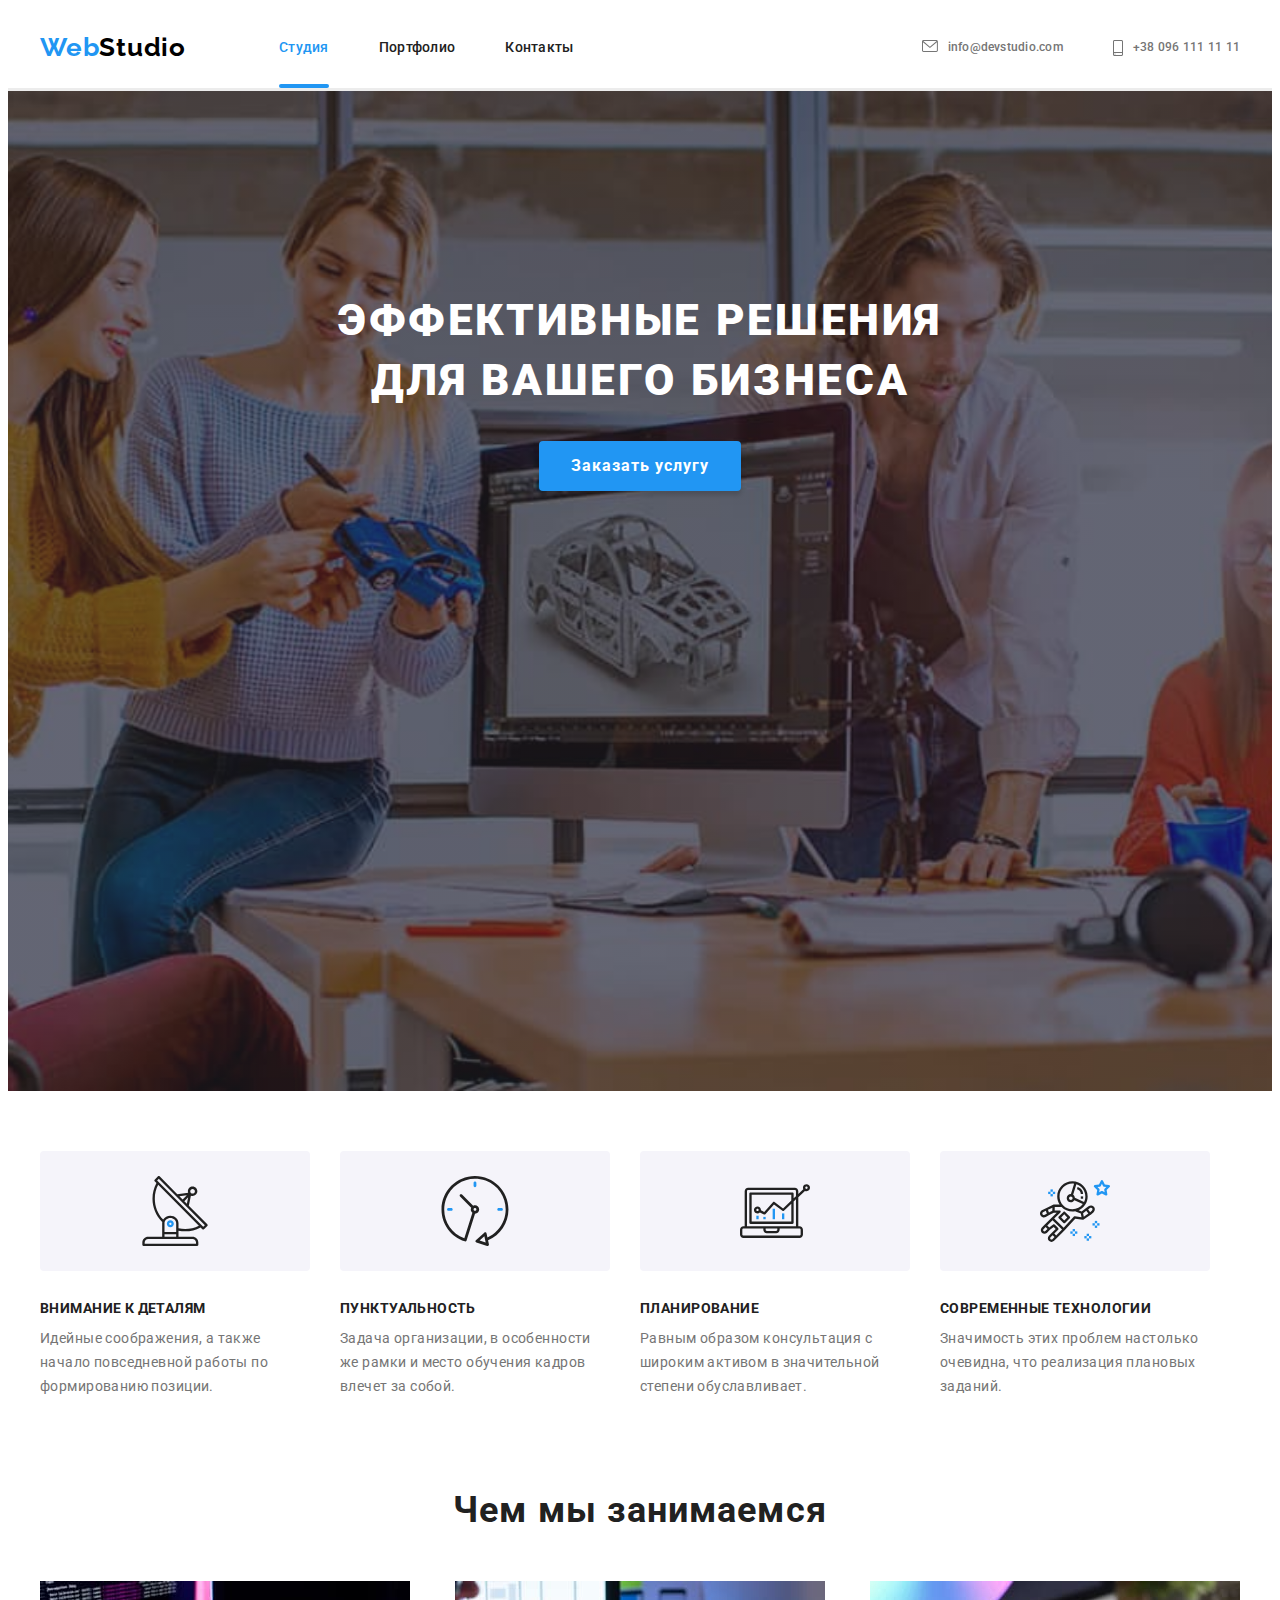
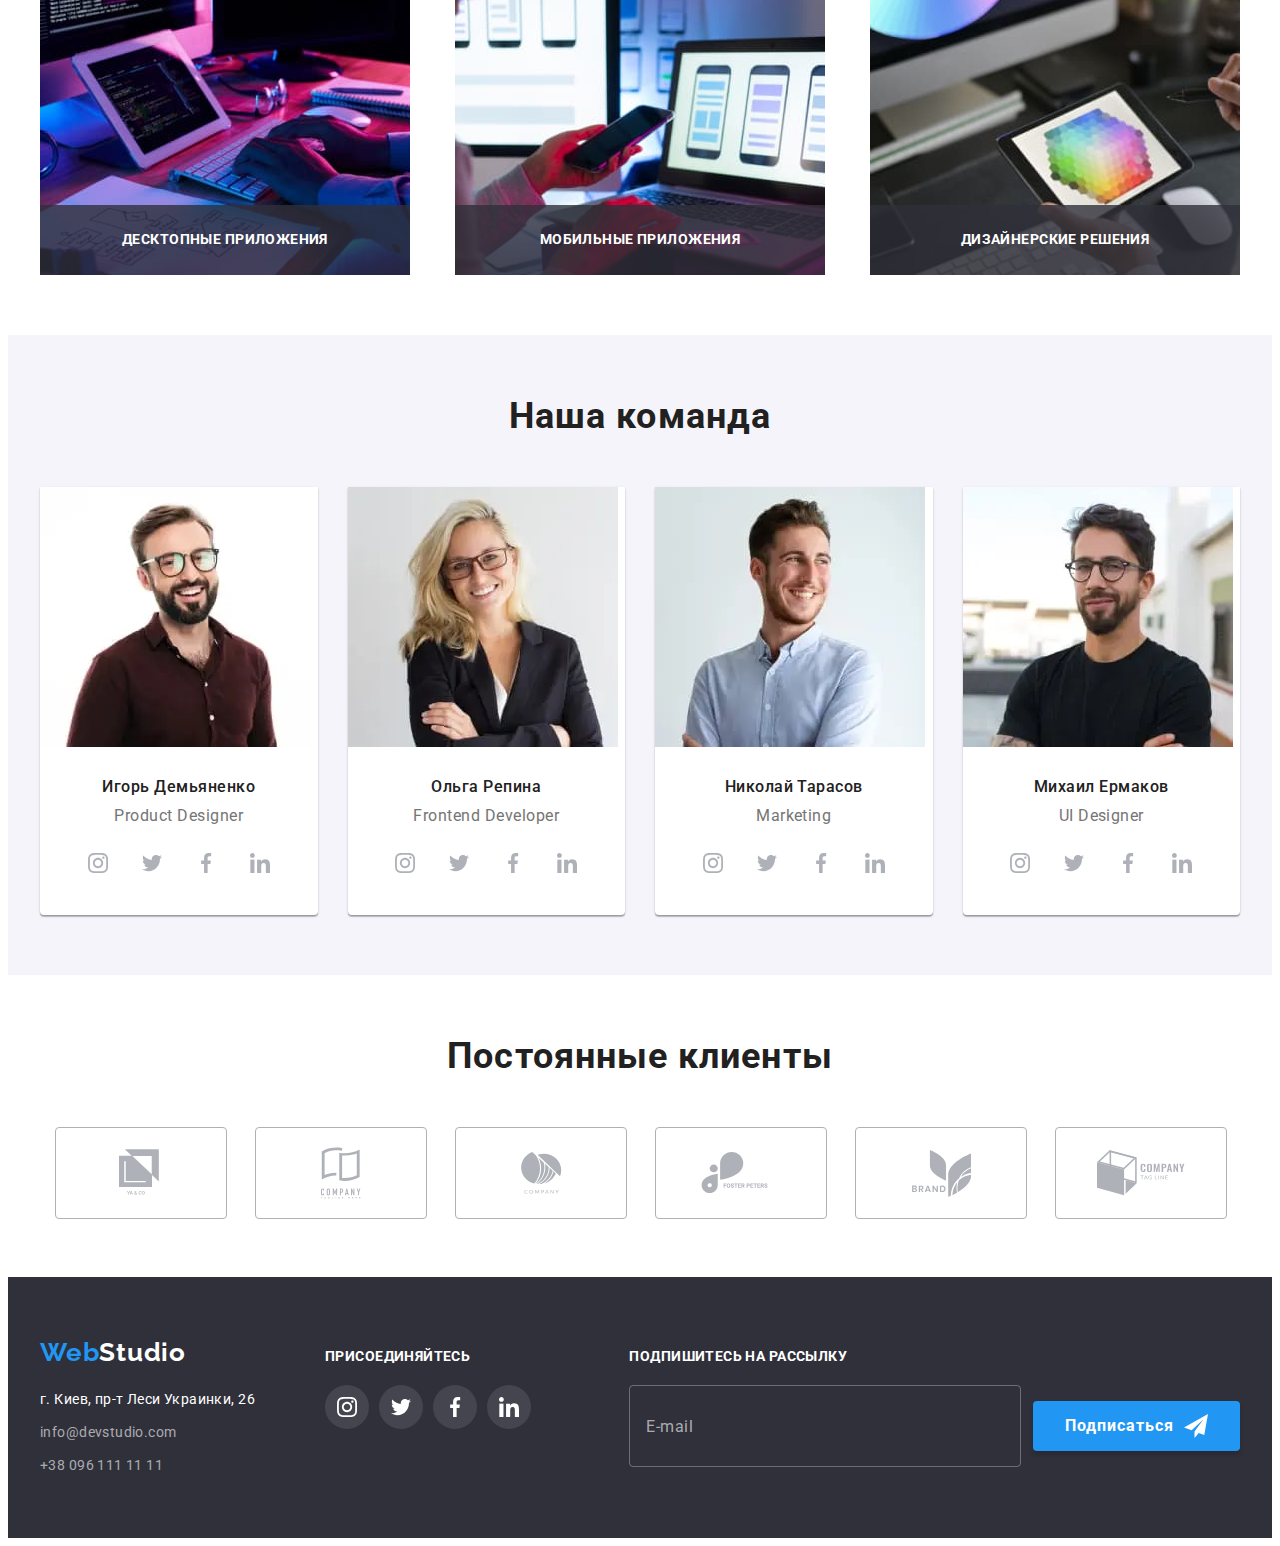
<file: index.html>
<!DOCTYPE html>
<html lang="ru">

<head>
    <meta charset="UTF-8">
    <meta http-equiv="X-UA-Compatible" content="IE=edge">
    <meta name="viewport" content="width=device-width, initial-scale=1.0">
    <title>Вебстудия</title>
    <link rel="stylesheet" href="https://cdnjs.cloudflare.com/ajax/libs/modern-normalize/1.0.0/modern-normalize.css"
        integrity="sha512-Zx6MlUMKSVJoQ+83OwhdILe8cSEsCzfqThJd7J/VA2UrK6Ctj85p+xzqfyuNXE5B1k25uUdmJ2OzItbBy9GHAQ=="
        crossorigin="anonymous" />
    <link rel="preconnect" href="https://fonts.gstatic.com">
        <link href="https://fonts.googleapis.com/css2?family=Raleway:wght@700&family=Roboto:wght@400;500;700;900&display=swap"
        rel="stylesheet">
    <link rel="stylesheet" href="./CSS/main.min.css">
</head>

<body>
    <header class="header">
        <div class="container">
            <nav class="menu">
                <a class="link logo" href="index.html"><span class="logo-web-part">Web</span>Studio</a>
                <ul class="navigation-list list">
                <li class="navigation-item">
                    <a class="active-navigation-link navigation-link link" href="./index.html">Студия</a>
                </li>
                <li class="navigation-item">
                    <a class="navigation-link link" href="./portfolio.html">Портфолио</a>
                </li>
                <li class="navigation-item">
                    <a class="navigation-link link" href="">Контакты</a>
                </li>
            </ul>
            </nav>
            <button type="button" class="burger-btn" data-menu-button>
                <svg class="burger-icon" height="40" width="40">
                    <use href="./images/sprite.svg#menu_40px"></use>
                </svg>
            </button>
                        <ul class="contact-list list">
                <li class="header-contact">
                    <a class="header-contacts link" href="mailto:info@devstudio.com">
                    <svg width="16" height="12" class="contact-icons">
                        <use href="./images/sprite.svg#icon-envelope"></use>
                    </svg>
                    info@devstudio.com</a>
                </li>
                <li class="header-contact">
                    <a class="header-contacts link" href="tel:+380961111111">
                        <svg width="10" height="16" class="contact-icons">
                            <use href="./images/sprite.svg#icon-smartphone"></use>
                        </svg>
                    +38 096 111 11 11</a>
                </li>
            </ul>
            <div class="mobile-menu" data-menu>
                <button type="button" class="mobile-menu-close-btn" data-menu-close>
                    <svg class="mobile-menu-close-icon" width="40" height="40">
                        <use href="./images/sprite.svg#close_40px"></use>
                    </svg>
                </button>
                <ul class="mobile-menu__list  list">
                    <li class="mobile-menu__item">
                        <a href="./index.html" class="mobile-menu__link-active mobile-menu__link link">Студия</a>
                    </li>
                    <li class="mobile-menu__item">
                        <a href="./portfolio.html" class="mobile-menu__link link">Портфолио</a>
                    </li>
                    <li class="mobile-menu__item">
                        <a href="" class="mobile-menu__link link">Контакты</a>
                    </li>
                </ul>
                <div>
                    <ul class="mobile-menu__contact-list  list">
                        <li class="mobile-menu__contact-item">
                            <a href="tel:+380961111111" class="mobile-menu__tel-link link">
                                +38 096 111 11 11
                            </a>
                        </li>
                            <li class="mobile-menu__contact-item">
                                <a href="mailto:info@devstudio.com" class="mobile-menu__mail link">
                                    info@devstudio.com
                                </a>
                            </li>
                    </ul>
                    <ul class="mobile-menu__social-list list">
                        <li class="mobile-menu__social-list-item">
                            <a href="#" class="mobile-social-list__link link">
                                Instagram
                            </a>
                        </li>
                        <li class="mobile-menu__social-list-item">
                            <a href="#" class="mobile-social-list__link link">
                                Twitter
                            </a>
                        </li>
                        <li class="mobile-menu__social-list-item">
                            <a href="#" class="mobile-social-list__link link">
                                Facebook
                            </a>
                        </li>
                        <li class="mobile-menu__social-list-item">
                            <a href="#" class="mobile-social-list__link link">
                                LinkedIn
                            </a>
                        </li>
                    </ul>
                </div>
            </div>
        </div>
    </header>
    <main>
        <!--HERO-->
        <section class="hero">
            <div class="container">
                <h1 class="main-title">Эффективные решения для вашего бизнеса</h1>
                <button type="button" data-modal-open class="modal-btn">Заказать услугу</button>
            </div>
        </section>
        <!-- ABOUT -->
        <section class="about section">
            <div class="container">
                <h2 class="visually-hidden">Наши преимущества</h2>
                <ul class="list about-list">
                <li class="about-element">
                    <div class="about-img-containers">
                        <svg width="70" height="70" class="about-img">
                            <use href="./images/sprite.svg#icon-antenna"></use>
                        </svg>
                    </div>
                    <h3 class="about-list-item">Внимание к деталям</h3>
                    <p class="about-list-text">Идейные соображения, а также начало повседневной работы по формированию позиции.</p>
                </li>
                <li class="about-element">
                    <div class="about-img-containers">
                        <svg width="70" height="70" class="about-img">
                            <use href="./images/sprite.svg#icon-clock"></use>
                        </svg>
                    </div>
                    <h3 class="about-list-item">Пунктуальность</h3>
                    <p class="about-list-text">Задача организации, в особенности же рамки и место обучения кадров влечет за собой.</p>
                </li>
                <li class="about-element">
                    <div class="about-img-containers">
                        <svg width="70" height="70" class="about-img">
                            <use href="./images/sprite.svg#icon-diagram"></use>
                        </svg>
                    </div>
                    <h3 class="about-list-item">Планирование</h3>
                    <p class="about-list-text">Равным образом консультация с широким активом в значительной степени обуславливает.</p>
                </li>
                <li class="about-element">
                    <div class="about-img-containers">
                        <svg width="70" height="70" class="about-img">
                            <use href="./images/sprite.svg#icon-astronaut"></use>
                        </svg>
                    </div>
                    <h3 class="about-list-item">Современные технологии</h3>
                    <p class="about-list-text">Значимость этих проблем настолько очевидна, что реализация плановых заданий.</p>
                </li>
                </ul>
            </div>
        </section>
        <!--what we do-->
        <section class="what-we-do section">
            <div class="container">
                <h2 class="title">Чем мы занимаемся</h2>
                <ul class="we-do-list list">
                    <li class="we-do_item">
                        <img src="./images/what-we-do/box-1.jpg" width="370" height="294" alt="программист набирает код на клавиатуре">
                        <p class="we-do_decription">Десктопные приложения</p>
                    </li>
                    <li class="we-do_item">
                        <img src="./images/what-we-do/box-2.jpg" width="370" height="294" alt="дизайнер рисует  мобильное приложение">
                        <p class="we-do_decription">Мобильные приложения</p>
                    </li>
                    <li class="we-do_item">
                        <img src="./images/what-we-do/box-3.jpg" width="370" height="294" alt="дизайнер выбирает цвет на планшете">
                        <p class="we-do_decription">Дизайнерские решения</p>
                    </li>
                </ul>
            </div>
        </section>
        <!--TEAM-->
        <section class="team section">
            <div class="container">
                <h2 class="title">Наша команда</h2>
                <ul class="team-list list">
                    <li class="team-member-card">
                        <div>
                            <picture>
                                <source srcset="./images/team/desktop/Ihor_desktop.webp 1x, ./images/team/desktop/Ihor_desktop@2x.webp 2x"
                                    media="(min-width: 1200px)" type="image/webp">
                                <source 
                                srcset="./images/team/desktop/Ihor_desktop.jpg 1x, ./images/team/desktop/Ihor_desktop@2x.jpg 2x"
                                    media="(min-width: 1200px)">
                                <source srcset="./images/team/tablet/Ihor_tablet.webp 1x, ./images/team/tablet/Ihor_tablet@2x.webp 2x"
                                    media="(min-width: 768px)" type="image/webp">
                                <source 
                                    srcset="./images/team/tablet/Ihor_tablet.jpg 1x, ./images/team/tablet/Ihor_tablet@2x.jpg 2x" 
                                    media="(min-width: 768px)">
                                <source srcset="./images/team/mobile/Ihor_mobile.webp 1x, ./images/team/mobile/Ihor_mobile@2x.webp 2x"
                                    media="(max-width: 768px)" type="image/webp">
                                <source 
                                srcset="./images/team/mobile/Ihor_mobile.jpg 1x, ./images/team/mobile/Ihor_mobile@2x.jpg 2x"
                                    media="(max-width: 768px)">
                                <img class="team-member-card__image" src="./images/team/mobile/Ihor_mobile.jpg" 
                                alt="мужчина в бордовой рубашке и очках">
                            </picture>
                            
                            <div class="team-member-wrapper">
                                <h3 class="team-members">Игорь Демьяненко</h3>
                                <p class="member-porofession" lang="en">Product Designer</p>
                                <ul class="social-links-list list">
                                    <li class="social-link-item">
                                        <a class="social-link team__social-link link" href="">
                                            <svg class="social-link-icon" width="20" height="20">
                                                <use href="./images/sprite.svg#icon-instagram"></use>
                                            </svg>
                                        </a>
                                    </li>
                                    <li class="social-link-item">
                                        <a class="social-link team__social-link link" href="">
                                            <svg class="social-link-icon" width="20" height="20">
                                                <use href="./images/sprite.svg#icon-twitter"></use>
                                            </svg>
                                        </a>
                                    </li>
                                    <li class="social-link-item">
                                        <a class="social-link team__social-link link" href="">
                                            <svg class="social-link-icon" width="20" height="20">
                                                <use href="./images/sprite.svg#icon-facebook"></use>
                                            </svg>
                                        </a>
                                    </li>
                                    <li class="social-link-item">
                                        <a class="social-link team__social-link link" href="">
                                            <svg class="social-link-icon" width="20" height="20">
                                                <use href="./images/sprite.svg#icon-linkedin"></use>
                                            </svg>
                                        </a>
                                    </li>
                                </ul>
                            </div>
                        </div>
                    </li>
                    <li class="team-member-card">
                        <div>
                            <picture>
                                <source srcset="./images/team/desktop/Olha_desktop.webp 1x, ./images/team/desktop/Olha_desktop@2x.webp 2x"
                                    media="(min-width: 1200px)" type="image/webp">
                                <source srcset="./images/team/desktop/Olha_desktop.jpg 1x, ./images/team/desktop/Olha_desktop@2x.jpg 2x"
                                    media="(min-width: 1200px)">
                                <source srcset="./images/team/tablet/Olha_tablet.webp 1x, ./images/team/tablet/Olha_tablet@2x.webp 2x"
                                    media="(min-width: 768px)" type="image/webp">
                                <source srcset="./images/team/tablet/Olha_tablet.jpg 1x, ./images/team/tablet/Olha_tablet@2x.jpg 2x"
                                    media="(min-width: 768px)">
                                <source srcset="./images/team/mobile/Olha_mobile.webp 1x, ./images/team/mobile/Olha_mobile@2x.webp 2x"
                                    media="(max-width: 768px)" type="image/webp">
                                <source srcset="./images/team/mobile/Olha_mobile.jpg 1x, ./images/team/mobile/Olha_mobile@2x.jpg 2x"
                                    media="(max-width: 768px)">
                                <img class="team-member-card__image" src="./images/team/mobile/Olha_mobile.jpg" alt="блондинка в черном пиджаке">
                            </picture>
                            <div class="team-member-wrapper">
                                <h3 class="team-members">Ольга Репина</h3>
                                <p class="member-porofession" lang="en">Frontend Developer</p>
                                <ul class="social-links-list list">
                                    <li class="social-link-item">
                                        <a class="social-link team__social-link link" href="">
                                            <svg class="social-link-icon" width="20" height="20">
                                                <use href="./images/sprite.svg#icon-instagram"></use>
                                            </svg>
                                        </a>
                                    </li>
                                    <li class="social-link-item">
                                        <a class="social-link team__social-link link" href="">
                                            <svg class="social-link-icon" width="20" height="20">
                                                <use href="./images/sprite.svg#icon-twitter"></use>
                                            </svg>
                                        </a>
                                    </li>
                                    <li class="social-link-item">
                                        <a class="social-link team__social-link link" href="">
                                            <svg class="social-link-icon" width="20" height="20">
                                                <use href="./images/sprite.svg#icon-facebook"></use>
                                            </svg>
                                        </a>
                                    </li>
                                    <li class="social-link-item">
                                        <a class="social-link team__social-link link" href="">
                                            <svg class="social-link-icon" width="20" height="20">
                                                <use href="./images/sprite.svg#icon-linkedin"></use>
                                            </svg>
                                        </a>
                                    </li>
                                </ul>
                            </div>
                        </div>
                    </li>
                    <li class="team-member-card">
                        <div>
                            <picture>
                                <source srcset="./images/team/desktop/Nikolai_desktop.webp 1x, ./images/team/desktop/Nikolai_desktop@2x.webp 2x"
                                    media="(min-width: 1200px)" type="image/webp">
                                <source srcset="./images/team/desktop/Nikolai_desktop.jpg 1x, ./images/team/desktop/Nikolai_desktop@2x.jpg 2x"
                                    media="(min-width: 1200px)">
                                <source srcset="./images/team/tablet/Nikolai_tablet.webp 1x, ./images/team/tablet/Nikolai_tablet@2x.webp 2x"
                                    media="(min-width: 768px)" type="image/webp">
                                <source srcset="./images/team/tablet/Nikolai_tablet.jpg 1x, ./images/team/tablet/Nikolai_tablet@2x.jpg 2x"
                                    media="(min-width: 768px)">
                                <source srcset="./images/team/mobile/Nikolai_mobile.webp 1x, ./images/team/mobile/Nikolai_mobile@2x.webp 2x"
                                    media="(max-width: 768px)" type="image/webp">
                                <source srcset="./images/team/mobile/Nikolai_mobile.jpg 1x, ./images/team/mobile/Nikolai_mobile@2x.jpg 2x"
                                    media="(max-width: 768px)">
                                <img class="team-member-card__image" src="./images/team/mobile/Nikolai_mobile.jpg" alt="Парень в белой рубашке">
                            </picture>

                            <div class="team-member-wrapper">
                                <h3 class="team-members">Николай Тарасов</h3>
                                <p class="member-porofession" lang="en">Marketing</p>
                                <ul class="social-links-list list">
                                    <li class="social-link-item">
                                        <a class="social-link team__social-link link" href="">
                                            <svg class="social-link-icon" width="20" height="20">
                                                <use href="./images/sprite.svg#icon-instagram"></use>
                                            </svg>
                                        </a>
                                    </li>
                                    <li class="social-link-item">
                                        <a class="social-link team__social-link link" href="">
                                            <svg class="social-link-icon" width="20" height="20">
                                                <use href="./images/sprite.svg#icon-twitter"></use>
                                            </svg>
                                        </a>
                                    </li>
                                    <li class="social-link-item">
                                        <a class="social-link team__social-link link" href="">
                                            <svg class="social-link-icon" width="20" height="20">
                                                <use href="./images/sprite.svg#icon-facebook"></use>
                                            </svg>
                                        </a>
                                    </li>
                                    <li class="social-link-item">
                                        <a class="social-link team__social-link link" href="">
                                            <svg class="social-link-icon" width="20" height="20">
                                                <use href="./images/sprite.svg#icon-linkedin"></use>
                                            </svg>
                                        </a>
                                    </li>
                                </ul>
                            </div>
                        </div>
                    </li>
                    <li class="team-member-card">
                        <picture>
                            <source srcset="./images/team/desktop/Mikhail_desktop.webp 1x, ./images/team/desktop/Mikhail_desktop@2x.webp 2x"
                                media="(min-width: 1200px)" type="image/webp">
                            <source srcset="./images/team/desktop/Mikhail_desktop.jpg 1x, ./images/team/desktop/Mikhail_desktop@2x.jpg 2x"
                                media="(min-width: 1200px)">
                            <source srcset="./images/team/tablet/Mikhail_tablet.webp 1x, ./images/team/tablet/Mikhail_tablet@2x.webp 2x"
                                media="(min-width: 768px)" type="image/webp">
                            <source srcset="./images/team/tablet/Mikhail_tablet.jpg 1x, ./images/team/tablet/Mikhail_tablet@2x.jpg 2x"
                                media="(min-width: 768px)">
                            <source srcset="./images/team/mobile/Mikhail_mobile.webp 1x, ./images/team/mobile/Mikhail_mobile@2x.webp 2x"
                                media="(max-width: 768px)" type="image/webp">
                            <source srcset="./images/team/mobile/Mikhail_mobile.jpg 1x, ./images/team/mobile/Mikhail_mobile@2x.jpg 2x"
                                media="(max-width: 768px)">
                            <img class="team-member-card__image" src="./images/team/mobile/Mikhail_mobile.jpg" alt="Парень в черной футболке">
                        </picture>

                        <div class="team-member-wrapper">
                            <h3 class="team-members">Михаил Ермаков</h3>
                            <p class="member-porofession" lang="en">UI Designer</p>
                            <ul class="social-links-list list">
                                    <li class="social-link-item">
                                        <a class="social-link team__social-link link" href="">
                                            <svg class="social-link-icon" width="20" height="20">
                                                <use href="./images/sprite.svg#icon-instagram"></use>
                                            </svg>
                                        </a>
                                    </li>
                                    <li class="social-link-item">
                                        <a class="social-link team__social-link link" href="">
                                            <svg class="social-link-icon" width="20" height="20">
                                                <use href="./images/sprite.svg#icon-twitter"></use>
                                            </svg>
                                        </a>
                                    </li>
                                    <li class="social-link-item">
                                        <a class="social-link team__social-link link" href="">
                                            <svg class="social-link-icon" width="20" height="20">
                                                <use href="./images/sprite.svg#icon-facebook"></use>
                                            </svg>
                                        </a>
                                    </li>
                                    <li class="social-link-item">
                                        <a class="social-link team__social-link link" href="">
                                            <svg class="social-link-icon" width="20" height="20">
                                                <use href="./images/sprite.svg#icon-linkedin"></use>
                                            </svg>
                                        </a>
                                    </li>
                                </ul>
                        </div>
                    </li>
                </ul>
            </div>
        </section>
    <!--CLIENTS-->
        <section class="section">
            <div class="container">
                <h2 class="title">Постоянные клиенты</h2>
                <ul class="clients-list list">
                    <li class="client-item">
                        <a class="client-link link" href="#icon-client1">
                            <svg class="client-icon" width="44" height="49">
                                <use href="./images/sprite.svg#icon-client1"></use>
                            </svg>
                        </a>
                    </li>
                    <li class="client-item">
                        <a class="client-link link" href="#icon-client2">
                            <svg class="client-icon" width="40" height="52">
                                <use href="./images/sprite.svg#icon-client2"></use>
                            </svg>
                        </a>
                    </li>
                    <li class="client-item">
                        <a class="client-link link" href="#icon-client3">
                            <svg class="client-icon" width="41" height="42">
                                <use href="./images/sprite.svg#icon-client3"></use>
                            </svg>
                        </a>
                    </li>
                    <li class="client-item">
                        <a class="client-link link" href="#icon-client4">
                            <svg class="client-icon" width="80" height="42">
                                <use href="./images/sprite.svg#icon-client4"></use>
                            </svg>
                        </a>
                    </li>
                    <li class="client-item">
                        <a class="client-link link" href="#icon-client5">
                            <svg class="client-icon" width="59" height="47">
                                <use href="./images/sprite.svg#icon-client5"></use>
                            </svg>
                        </a>
                    </li>
                    <li class="client-item">
                        <a class="client-link link" href="#icon-client6">
                            <svg class="client-icon" width="88" height="46">
                                <use href="./images/sprite.svg#icon-client6"></use>
                            </svg>
                        </a>
                    </li>
                </ul>
            </div>
        </section>
    </main>
        <!--FOOTER-->
    <footer class="footer">
        <div class="container">
            <div class="footer__links-container">
                <div class="internal-links">
                    <a class="link logo logo-footer" href="index.html"><span class="logo-web-part">Web</span>Studio</a>
                    <address class="footer-contacts-list">
                        <ul class="list">
                            <li class="footer-contacts-list-item">
                                <a class="link address" href="https://goo.gl/maps/49gHyc8vdsA3i8d18" rel="noopener noreferrer">г. Киев,
                                    пр-т
                                    Леси Украинки, 26</a>
                            </li>
                            <li class="footer-contacts-list-item">
                                <a class="link footer-contacts" href="mailto:info@devstudio.com">info@devstudio.com</a>
                            </li>
                            <li class="footer-contacts-list-item">
                                <a class="link footer-contacts" href="tel:+380961111111">+38 096 111 11 11</a>
                            </li>
                        </ul>
                    </address>
                </div>
                <div class="join-us-links-list">
                    <h3 class="join-us-caption">Присоединяйтесь</h3>
                    <ul class="footer-social-links-list list">
                        <li class="footer-social-link-item">
                            <a class="footer__social-link social-link link" href="">
                                <svg class="footer-social-link-icon" width="20" height="20">
                                    <use href="./images/sprite.svg#icon-instagram"></use>
                                </svg>
                            </a>
                        </li>
                        <li class="footer-social-link-item">
                            <a class="footer__social-link social-link link" href="">
                                <svg class="footer-social-link-icon" width="20" height="20">
                                    <use href="./images/sprite.svg#icon-twitter"></use>
                                </svg>
                            </a>
                        </li>
                        <li class="footer-social-link-item">
                            <a class="footer__social-link social-link link" href="">
                                <svg class="footer-social-link-icon" width="20" height="20">
                                    <use href="./images/sprite.svg#icon-facebook"></use>
                                </svg>
                            </a>
                        </li>
                        <li class="footer-social-link-item">
                            <a class="footer__social-link social-link link" href="">
                                <svg class="footer-social-link-icon" width="20" height="20">
                                    <use href="./images/sprite.svg#icon-linkedin"></use>
                                </svg>
                            </a>
                        </li>
                    </ul>
                </div>
            </div>
            <div class="subscribe-container">
                <p class="subscribe-caption">Подпишитесь на рассылку</p>
                <form class="subscribe" action="#" autocomplete="off">
                    <label>
                        <input class="subscribe-input" type="email" name="subscribe-email" placeholder="E-mail" required>
                    </label>
                    <button class="modal-btn" type="submit">
                        Подписаться
                        <svg class="telegram-img" width="24" height="24">
                            <use href="./images/sprite.svg#icon-icon-send"></use>
                        </svg>
                    </button>
                </form>
            </div>
        </div>
    </footer>
    <!--Modal-->
    <div class="backdrop is-hidden" data-modal>
        <div class="modal">
            <form class="modal-form" action="#">
                <p class="modal-form-name">Оставьте свои данные, мы вам перезвоним</p>
                <label class="modal-form_label" for="name">Имя</label>
                <div class="modal-form_input-wrapper">
                    <input class="modal-form_input" type="text" id="name" name="name" required minlength="2">
                    <svg class="modal-form_icon" height="18" width="18">
                        <use href="./images/sprite.svg#icon-person-black-18dp-1"></use>
                    </svg>
                </div>
                <label class="modal-form_label" for="phone">Телефон</label>
                <div class="modal-form_phone-wrapper modal-form_input-wrapper">
                    <input class="modal-form_input" type="text" id="phone" name="phone" required pattern="[+]3[0-9]{4}-[0-9]{3}-[0-9]{2}-[0-9]{2}" title="+3XXXX-XXX-XX-XX">
                    <svg class="modal-form_icon" height="18" width="18">
                        <use href="./images/sprite.svg#icon-phone-black-18dp-1"></use>
                    </svg>
                </div>
                <label class="modal-form_label" for="post">Почта</label>
                <div class="modal-form_post-wrapper modal-form_input-wrapper">
                    <input class="modal-form_input" type="text" id="post" name="post">
                    <svg class="modal-form_icon" height="18" width="18">
                        <use href="./images/sprite.svg#icon-email-black-18dp-1"></use>
                    </svg>
                </div>
                <label class="modal-form_label" for="coment">Комментарий</label>
                <textarea class="modal-form_textarea" name="coment" id="coment" placeholder="Введите текст"></textarea>
                <div class="modal-checkbox_line">
                    <input class="therm-checkbox visually-hidden" type="checkbox" id="acceptance" name="acceptanse">
                    <label class="acceptanse" for="acceptance">Соглашаюсь с рассылкой и принимаю&nbsp; <a class="terms-link" href="#">Условия договора</a></label>
                    <!-- <a class="terms-link" href="#">Условия договора</a> -->
                </div>
                <button class="modal-btn" type="submit">Отправить</button>
            </form>
            <button class="close_modal-btn_button" data-modal-close type="button">
                <svg class="close_modal-btn_icon" width="18" height="18">
                    <use href="./images/sprite.svg#icon-close-black-18dp-2-1"></use>
                </svg>
            </button>
        </div>
    </div>
    <script src="./js/modal.js"></script>
    <script src="./js/mobile-menu.js"></script>
</body>
</html>
</file>
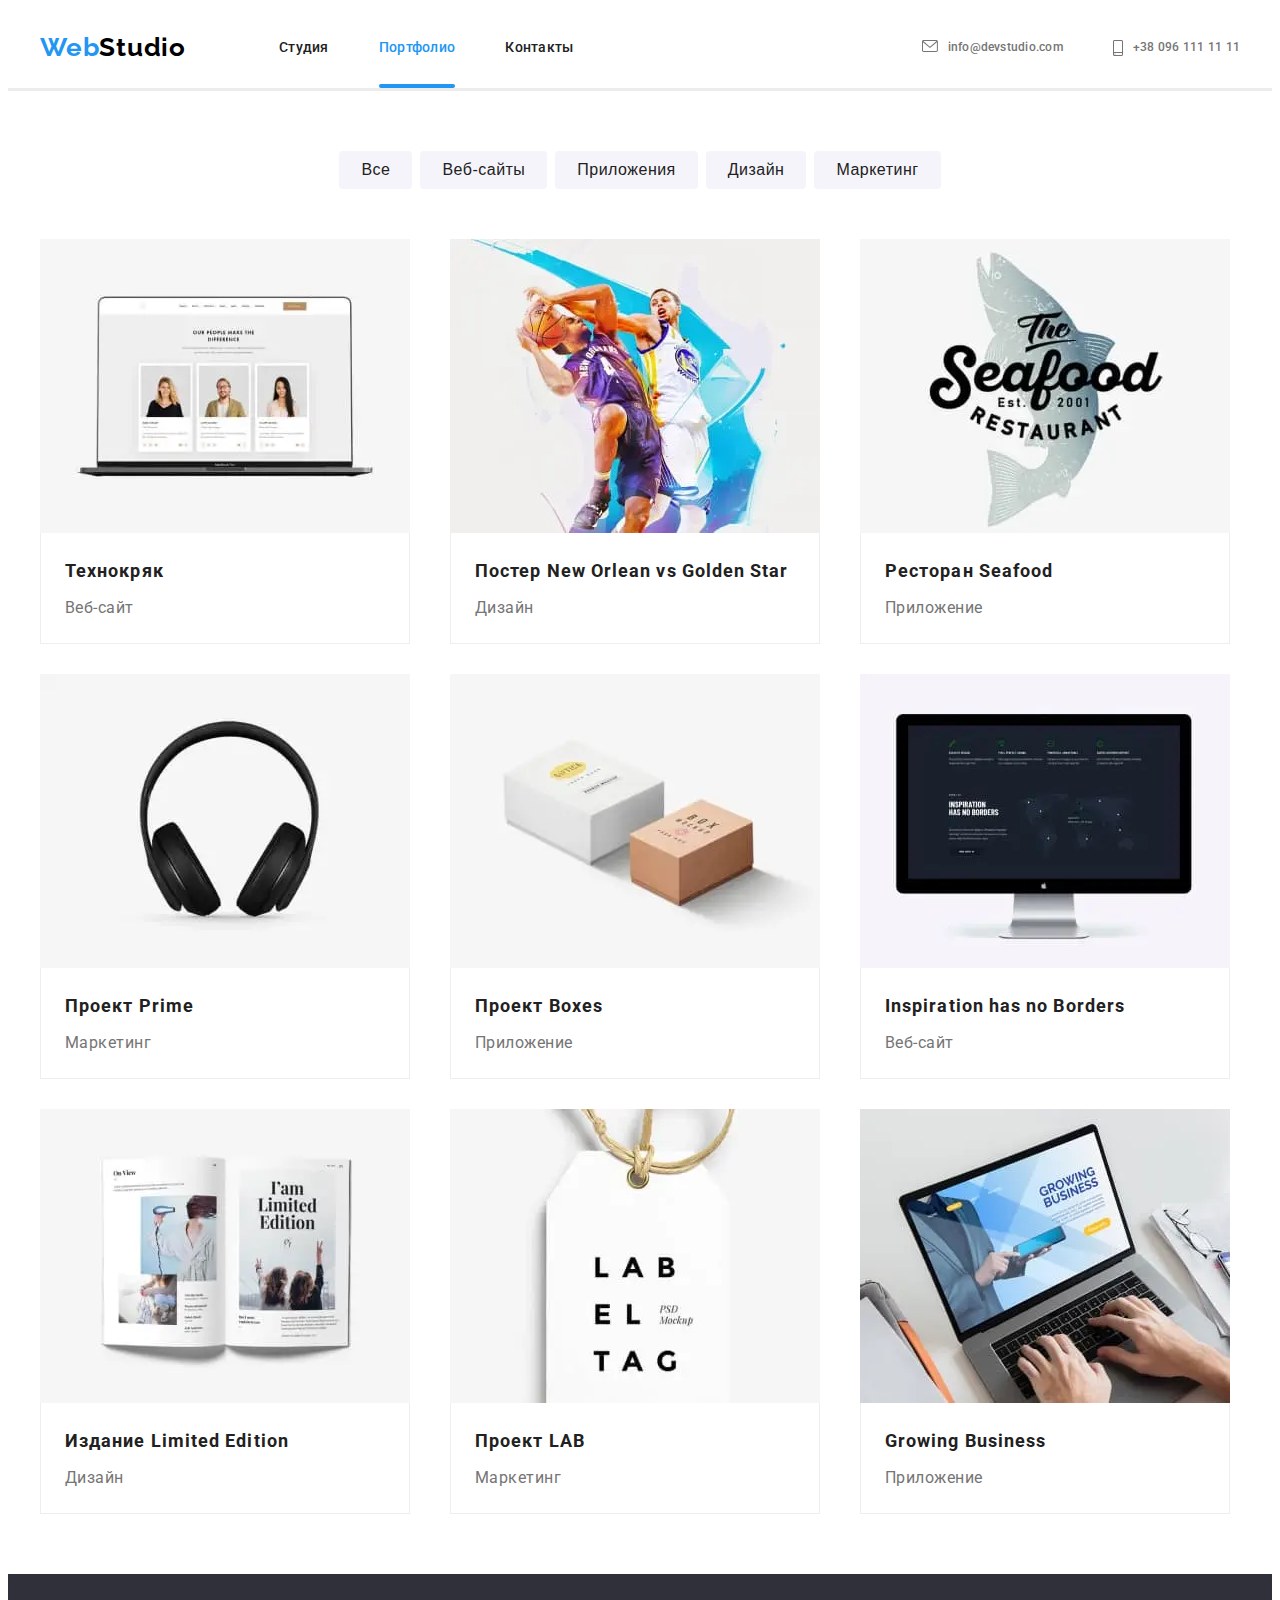
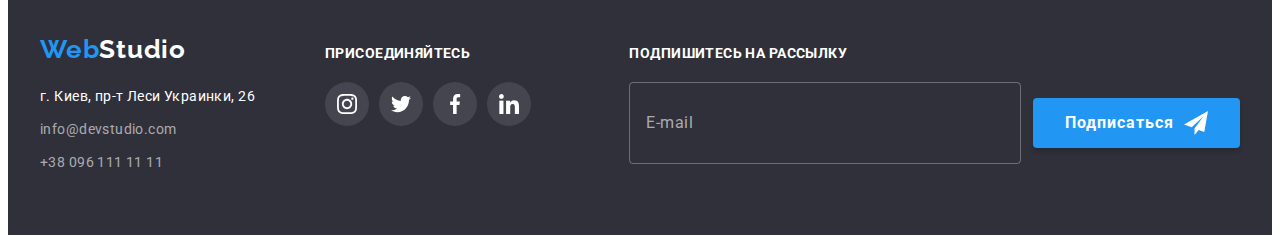
<file: portfolio.html>
<!DOCTYPE html>
<html lang="ru">

<head>
    <meta charset="UTF-8">
    <meta http-equiv="X-UA-Compatible" content="IE=edge">
    <meta name="viewport" content="width=device-width, initial-scale=1.0">
    <title>Вебстудия</title>
    <link rel="stylesheet" href="https://cdnjs.cloudflare.com/ajax/libs/modern-normalize/1.0.0/modern-normalize.css"
        integrity="sha512-Zx6MlUMKSVJoQ+83OwhdILe8cSEsCzfqThJd7J/VA2UrK6Ctj85p+xzqfyuNXE5B1k25uUdmJ2OzItbBy9GHAQ=="
        crossorigin="anonymous" />
    <link rel="preconnect" href="https://fonts.gstatic.com">
    <link href="https://fonts.googleapis.com/css2?family=Raleway:wght@700&family=Roboto:wght@400;500;700;900&display=swap"
        rel="stylesheet">
    <link rel="stylesheet" href="./CSS/main.min.css">
    
</head>
<body>
    <header class="header">
        <div class="container">
            <nav class="menu">
                <a class="link logo" href="index.html"><span class="logo-web-part">Web</span>Studio</a>
                <ul class="navigation-list list">
                    <li class="navigation-item">
                        <a class="navigation-link link" href="./index.html">Студия</a>
                    </li>
                    <li class="navigation-item">
                        <a class="active-navigation-link navigation-link link" href="./portfolio.html">Портфолио</a>
                    </li>
                    <li class="navigation-item">
                        <a class="navigation-link link" href="">Контакты</a>
                    </li>
                </ul>
            </nav>
            <button type="button" class="burger-btn" data-menu-button>
                <svg class="burger-icon" height="40" width="40">
                    <use href="./images/sprite.svg#menu_40px"></use>
                </svg>
            </button>
            <ul class="contact-list list">
                <li class="header-contact">
                    <a class="header-contacts link" href="mailto:info@devstudio.com">
                        <svg width="16" height="12" class="contact-icons">
                            <use href="./images/sprite.svg#icon-envelope"></use>
                        </svg>
                        info@devstudio.com</a>
                </li>
                <li class="header-contact">
                    <a class="header-contacts link" href="tel:+380961111111">
                        <svg width="10" height="16" class="contact-icons">
                            <use href="./images/sprite.svg#icon-smartphone"></use>
                        </svg>
                        +38 096 111 11 11</a>
                </li>
            </ul>
            <div class="mobile-menu" data-menu>
                <button type="button" class="mobile-menu-close-btn" data-menu-close>
                    <svg class="mobile-menu-close-icon" width="40" height="40">
                        <use href="./images/sprite.svg#close_40px"></use>
                    </svg>
                </button>
                <ul class="mobile-menu__list  list">
                    <li class="mobile-menu__item">
                        <a href="./index.html" class="mobile-menu__link link">Студия</a>
                    </li>
                    <li class="mobile-menu__item">
                        <a href="./portfolio.html" class="mobile-menu__link-active mobile-menu__link link">Портфолио</a>
                    </li>
                    <li class="mobile-menu__item">
                        <a href="" class="mobile-menu__link link">Контакты</a>
                    </li>
                </ul>
                <ul class="mobile-menu__contact-list  list">
                    <li class="mobile-menu__contact-item">
                        <a href="tel:+380961111111" class="mobile-menu__tel-link link">
                            +38 096 111 11 11
                        </a>
                    </li>
                    <li class="mobile-menu__contact-item">
                        <a href="mailto:info@devstudio.com" class="mobile-menu__mail link">
                            info@devstudio.com
                        </a>
                    </li>
                </ul>
                <ul class="mobile-menu__social-list list">
                    <li class="mobile-menu__social-list-item">
                        <a href="#" class="mobile-social-list__link link">
                            Instagram
                        </a>
                    </li>
                    <li class="mobile-menu__social-list-item">
                        <a href="#" class="mobile-social-list__link link">
                            Twitter
                        </a>
                    </li>
                    <li class="mobile-menu__social-list-item">
                        <a href="#" class="mobile-social-list__link link">
                            Facebook
                        </a>
                    </li>
                    <li class="mobile-menu__social-list-item">
                        <a href="#" class="mobile-social-list__link link">
                            LinkedIn
                        </a>
                    </li>
                </ul>
            </div>
        </div>
    </header>
    <main>
        <!-- PORTFOLIO -->
        <section class="section">
            <div class="container">
                <h1 class="portfolio visually-hidden">Портфолио</h1>
                <ul class="portfolio-btn-list list">
                    <li class="portfolio-btn-list-item">
                        <button class="portfolio-btn" type="button">Все</button>
                    </li>
                    <li class="portfolio-btn-list-item">
                        <button class="portfolio-btn" type="button">Веб-сайты</button>
                    </li>
                    <li class="portfolio-btn-list-item">
                        <button class="portfolio-btn" type="button">Приложения</button>
                    </li>
                    <li class="portfolio-btn-list-item">
                        <button class="portfolio-btn" type="button">Дизайн</button>
                    </li>
                    <li class="portfolio-btn-list-item">
                        <button class="portfolio-btn" type="button">Маркетинг</button>
                    </li>
                </ul>
                <ul class="portfolio-list list">
                    <li class="portfolio-list-item">
                        <a class="portfolio-item-link link" href="">
                            <div class="portfolio-overlay_container">
                            <picture>
                                <source
                                    srcset="./images/portfolio/desktop/portfolio-1_desktop.webp 1x, ./images/portfolio/desktop/portfolio-1_desktop@2x.webp 2x"
                                    media="(min-width: 1200px)" type="image/webp">
                                <source
                                    srcset="./images/portfolio/desktop/portfolio-1_desktop.jpg 1x, ./images/portfolio/desktop/portfolio-1_desktop@2x.jpg 2x"
                                    media="(min-width: 1200px)">
                                <source
                                    srcset="./images/portfolio/tablet/portfolio-1_tablet.webp 1x, ./images/portfolio/tablet/portfolio-1_tablet@2x.webp 2x"
                                    media="(min-width: 768px)" type="image/webp">
                                <source
                                    srcset="./images/portfolio/tablet/portfolio-1_tablet.jpg 1x, ./images/portfolio/tablet/portfolio-1_tablet@2x.jpg 2x"
                                    media="(min-width: 768px)">
                                <source
                                    srcset="./images/portfolio/mobile/portfolio-1_mobile.webp 1x, ./images/portfolio/mobile/portfolio-1_mobile@2x.webp 2x"
                                    media="(max-width: 768px)" type="image/webp">
                                <source
                                    srcset="./images/portfolio/mobile/portfolio-1_mobile.jpg 1x, ./images/portfolio/mobile/portfolio-1_mobile@2x.jpg 2x"
                                    media="(max-width: 768px)">
                                <img class="portfolio-member-card__image" src="./images/portfolio/mobile/portfolio-1_mobile.jpg" alt="Ноутбук">
                            </picture>
                            <p class="portfolio_overlay">
                                Технокряк это современная площадка распространения коронавируса. Компании используют эту платформу для цифрового
                                шпионажа и атак на защищённые сервера конкурентов.
                            </p>
                            </div>
                            <div class="portfolio-subtitle-wrapper">
                                <h2 class="portfolio-item">Технокряк</h2>
                                <p class="portfolio-subtitle">Веб-сайт</p>
                            </div>
                        </a>
                    </li>
                    <li class="portfolio-list-item">
                        <a class="portfolio-item-link link" href="">
                            <div class="portfolio-overlay_container">
                            <picture>
                                <source
                                    srcset="./images/portfolio/desktop/portfolio-2_desktop.webp 1x, ./images/portfolio/desktop/portfolio-2_desktop@2x.webp 2x"
                                    media="(min-width: 1200px)" type="image/webp">
                                <source
                                    srcset="./images/portfolio/desktop/portfolio-2_desktop.jpg 1x, ./images/portfolio/desktop/portfolio-2_desktop@2x.jpg 2x"
                                    media="(min-width: 1200px)">
                                <source
                                    srcset="./images/portfolio/tablet/portfolio-2_tablet.webp 1x, ./images/portfolio/tablet/portfolio-2_tablet@2x.webp 2x"
                                    media="(min-width: 768px)" type="image/webp">
                                <source
                                    srcset="./images/portfolio/tablet/portfolio-2_tablet.jpg 1x, ./images/portfolio/tablet/portfolio-2_tablet@2x.jpg 2x"
                                    media="(min-width: 768px)">
                                <source
                                    srcset="./images/portfolio/mobile/portfolio-2_mobile.webp 1x, ./images/portfolio/mobile/portfolio-2_mobile@2x.webp 2x"
                                    media="(max-width: 768px)" type="image/webp">
                                <source
                                    srcset="./images/portfolio/mobile/portfolio-2_mobile.jpg 1x, ./images/portfolio/mobile/portfolio-2_mobile@2x.jpg 2x"
                                    media="(max-width: 768px)">
                                <img class="portfolio-member-card__image" src="./images/portfolio/mobile/portfolio-2_mobile.jpg"
                                    alt="Баскетболисты на постере">
                            </picture>
                            <p class="portfolio_overlay">
                                Технокряк это современная площадка распространения коронавируса. Компании используют эту платформу для цифрового
                                шпионажа и атак на защищённые сервера конкурентов.
                            </p>
                            </div>
                            <div class="portfolio-subtitle-wrapper">
                                <h2 class="portfolio-item">Постер New Orlean vs Golden Star</h2>
                                <p class="portfolio-subtitle">Дизайн</p>
                            </div>
                        </a>
                    </li>
                    <li class="portfolio-list-item">
                        <a class="portfolio-item-link link" href="">
                            <div class="portfolio-overlay_container">
                            <picture>
                                <source
                                    srcset="./images/portfolio/desktop/portfolio-3_desktop.webp 1x, ./images/portfolio/desktop/portfolio-3_desktop@2x.webp 2x"
                                    media="(min-width: 1200px)" type="image/webp">
                                <source
                                    srcset="./images/portfolio/desktop/portfolio-3_desktop.jpg 1x, ./images/portfolio/desktop/portfolio-3_desktop@2x.jpg 2x"
                                    media="(min-width: 1200px)">
                                <source
                                    srcset="./images/portfolio/tablet/portfolio-3_tablet.webp 1x, ./images/portfolio/tablet/portfolio-3_tablet@2x.webp 2x"
                                    media="(min-width: 768px)" type="image/webp">
                                <source
                                    srcset="./images/portfolio/tablet/portfolio-3_tablet.jpg 1x, ./images/portfolio/tablet/portfolio-3_tablet@2x.jpg 2x"
                                    media="(min-width: 768px)">
                                <source
                                    srcset="./images/portfolio/mobile/portfolio-3_mobile.webp 1x, ./images/portfolio/mobile/portfolio-3_mobile@2x.webp 2x"
                                    media="(max-width: 768px)" type="image/webp">
                                <source
                                    srcset="./images/portfolio/mobile/portfolio-3_mobile.jpg 1x, ./images/portfolio/mobile/portfolio-3_mobile@2x.jpg 2x"
                                    media="(max-width: 768px)">
                                <img class="portfolio-member-card__image" src="./images/portfolio/mobile/portfolio-3_mobile.jpg"
                                    alt="Логотип ресторана">
                            </picture>
                            <p class="portfolio_overlay">
                                Технокряк это современная площадка распространения коронавируса. Компании используют эту платформу для цифрового
                                шпионажа и атак на защищённые сервера конкурентов.
                            </p>
                            </div>
                            <div class="portfolio-subtitle-wrapper">
                                <h2 class="portfolio-item">Ресторан Seafood</h2>
                                <p class="portfolio-subtitle">Приложение</p>
                            </div>
                        </a>
                    </li>
                    <li class="portfolio-list-item">
                        <a class="portfolio-item-link link" href="">
                            <div class="portfolio-overlay_container">
                            <picture>
                                <source
                                    srcset="./images/portfolio/desktop/portfolio-4_desktop.webp 1x, ./images/portfolio/desktop/portfolio-4_desktop@2x.webp 2x"
                                    media="(min-width: 1200px)" type="image/webp">
                                <source
                                    srcset="./images/portfolio/desktop/portfolio-4_desktop.jpg 1x, ./images/portfolio/desktop/portfolio-4_desktop@2x.jpg 2x"
                                    media="(min-width: 1200px)">
                                <source
                                    srcset="./images/portfolio/tablet/portfolio-4_tablet.webp 1x, ./images/portfolio/tablet/portfolio-4_tablet@2x.webp 2x"
                                    media="(min-width: 768px)" type="image/webp">
                                <source
                                    srcset="./images/portfolio/tablet/portfolio-4_tablet.jpg 1x, ./images/portfolio/tablet/portfolio-4_tablet@2x.jpg 2x"
                                    media="(min-width: 768px)">
                                <source
                                    srcset="./images/portfolio/mobile/portfolio-4_mobile.webp 1x, ./images/portfolio/mobile/portfolio-4_mobile@2x.webp 2x"
                                    media="(max-width: 768px)" type="image/webp">
                                <source
                                    srcset="./images/portfolio/mobile/portfolio-4_mobile.jpg 1x, ./images/portfolio/mobile/portfolio-4_mobile@2x.jpg 2x"
                                    media="(max-width: 768px)">
                                <img class="portfolio-member-card__image" src="./images/portfolio/mobile/portfolio-4_mobile.jpg" alt="Наушники">
                            </picture>
                            <p class="portfolio_overlay">
                                Технокряк это современная площадка распространения коронавируса. Компании используют эту платформу для цифрового
                                шпионажа и атак на защищённые сервера конкурентов.
                            </p>
                            </div>
                            <div class="portfolio-subtitle-wrapper">
                                <h2 class="portfolio-item">Проект Prime</h2>
                                <p class="portfolio-subtitle">Маркетинг</p>
                            </div>
                        </a>             
                        </li>
                    <li class="portfolio-list-item">
                        <a class="portfolio-item-link link" href="">
                            <div class="portfolio-overlay_container">
                            <picture>
                                <source
                                    srcset="./images/portfolio/desktop/portfolio-5_desktop.webp 1x, ./images/portfolio/desktop/portfolio-5_desktop@2x.webp 2x"
                                    media="(min-width: 1200px)" type="image/webp">
                                <source
                                    srcset="./images/portfolio/desktop/portfolio-5_desktop.jpg 1x, ./images/portfolio/desktop/portfolio-5_desktop@2x.jpg 2x"
                                    media="(min-width: 1200px)">
                                <source
                                    srcset="./images/portfolio/tablet/portfolio-5_tablet.webp 1x, ./images/portfolio/tablet/portfolio-5_tablet@2x.webp 2x"
                                    media="(min-width: 768px)" type="image/webp">
                                <source
                                    srcset="./images/portfolio/tablet/portfolio-5_tablet.jpg 1x, ./images/portfolio/tablet/portfolio-5_tablet@2x.jpg 2x"
                                    media="(min-width: 768px)">
                                <source
                                    srcset="./images/portfolio/mobile/portfolio-5_mobile.webp 1x, ./images/portfolio/mobile/portfolio-5_mobile@2x.webp 2x"
                                    media="(max-width: 768px)" type="image/webp">
                                <source
                                    srcset="./images/portfolio/mobile/portfolio-5_mobile.jpg 1x, ./images/portfolio/mobile/portfolio-5_mobile@2x.jpg 2x"
                                    media="(max-width: 768px)">
                                <img class="portfolio-member-card__image" src="./images/portfolio/mobile/portfolio-5_mobile.jpg" alt="2 коробки">
                            </picture>
                            <p class="portfolio_overlay">
                                Технокряк это современная площадка распространения коронавируса. Компании используют эту платформу для цифрового
                                шпионажа и атак на защищённые сервера конкурентов.
                            </p>
                            </div>
                            <div class="portfolio-subtitle-wrapper">
                                <h2 class="portfolio-item">Проект Boxes</h2>
                                <p class="portfolio-subtitle">Приложение</p>
                            </div>
                        </a>
                    </li>
                    <li class="portfolio-list-item">
                        <a class="portfolio-item-link link" href="">
                            <div class="portfolio-overlay_container">
                            <picture>
                                <source
                                    srcset="./images/portfolio/desktop/portfolio-6_desktop.webp 1x, ./images/portfolio/desktop/portfolio-6_desktop@2x.webp 2x"
                                    media="(min-width: 1200px)" type="image/webp">
                                <source
                                    srcset="./images/portfolio/desktop/portfolio-6_desktop.jpg 1x, ./images/portfolio/desktop/portfolio-6_desktop@2x.jpg 2x"
                                    media="(min-width: 1200px)">
                                <source
                                    srcset="./images/portfolio/tablet/portfolio-6_tablet.webp 1x, ./images/portfolio/tablet/portfolio-6_tablet@2x.webp 2x"
                                    media="(min-width: 768px)" type="image/webp">
                                <source
                                    srcset="./images/portfolio/tablet/portfolio-6_tablet.jpg 1x, ./images/portfolio/tablet/portfolio-6_tablet@2x.jpg 2x"
                                    media="(min-width: 768px)">
                                <source
                                    srcset="./images/portfolio/mobile/portfolio-6_mobile.webp 1x, ./images/portfolio/mobile/portfolio-6_mobile@2x.webp 2x"
                                    media="(max-width: 768px)" type="image/webp">
                                <source
                                    srcset="./images/portfolio/mobile/portfolio-6_mobile.jpg 1x, ./images/portfolio/mobile/portfolio-6_mobile@2x.jpg 2x"
                                    media="(max-width: 768px)">
                                <img class="portfolio-member-card__image" src="./images/portfolio/mobile/portfolio-6_mobile.jpg" alt="Монитор">
                            </picture>
                            <p class="portfolio_overlay">
                                Технокряк это современная площадка распространения коронавируса. Компании используют эту платформу для цифрового
                                шпионажа и атак на защищённые сервера конкурентов.
                            </p>
                            </div>
                            <div class="portfolio-subtitle-wrapper">
                                <h2 class="portfolio-item">Inspiration has no Borders</h2>
                                <p class="portfolio-subtitle">Веб-сайт</p>
                            </div>
                        </a>          
                    </li>
                    <li class="portfolio-list-item">
                        <a class="portfolio-item-link link" href="">
                            <div class="portfolio-overlay_container">
                            <picture>
                                <source
                                    srcset="./images/portfolio/desktop/portfolio-7_desktop.webp 1x, ./images/portfolio/desktop/portfolio-7_desktop@2x.webp 2x"
                                    media="(min-width: 1200px)" type="image/webp">
                                <source
                                    srcset="./images/portfolio/desktop/portfolio-7_desktop.jpg 1x, ./images/portfolio/desktop/portfolio-7_desktop@2x.jpg 2x"
                                    media="(min-width: 1200px)">
                                <source
                                    srcset="./images/portfolio/tablet/portfolio-7_tablet.webp 1x, ./images/portfolio/tablet/portfolio-7_tablet@2x.webp 2x"
                                    media="(min-width: 768px)" type="image/webp">
                                <source
                                    srcset="./images/portfolio/tablet/portfolio-7_tablet.jpg 1x, ./images/portfolio/tablet/portfolio-7_tablet@2x.jpg 2x"
                                    media="(min-width: 768px)">
                                <source
                                    srcset="./images/portfolio/mobile/portfolio-7_mobile.webp 1x, ./images/portfolio/mobile/portfolio-7_mobile@2x.webp 2x"
                                    media="(max-width: 768px)" type="image/webp">
                                <source
                                    srcset="./images/portfolio/mobile/portfolio-7_mobile.jpg 1x, ./images/portfolio/mobile/portfolio-7_mobile@2x.jpg 2x"
                                    media="(max-width: 768px)">
                                <img class="portfolio-member-card__image" src="./images/portfolio/mobile/portfolio-7_mobile.jpg"
                                    alt="Разворот книги">
                            </picture>
                            <p class="portfolio_overlay">
                                Технокряк это современная площадка распространения коронавируса. Компании используют эту платформу для цифрового
                                шпионажа и атак на защищённые сервера конкурентов.
                            </p>
                            </div>
                            <div class="portfolio-subtitle-wrapper">
                                <h2 class="portfolio-item">Издание Limited Edition</h2>
                                <p class="portfolio-subtitle">Дизайн</p>
                            </div>
                        </a>           
                    </li>
                    <li class="portfolio-list-item">
                        <a class="portfolio-item-link link" href="">
                            <div class="portfolio-overlay_container">
                            <picture>
                                <source
                                    srcset="./images/portfolio/desktop/portfolio-8_desktop.webp 1x, ./images/portfolio/desktop/portfolio-8_desktop@2x.webp 2x"
                                    media="(min-width: 1200px)" type="image/webp">
                                <source
                                    srcset="./images/portfolio/desktop/portfolio-8_desktop.jpg 1x, ./images/portfolio/desktop/portfolio-8_desktop@2x.jpg 2x"
                                    media="(min-width: 1200px)">
                                <source
                                    srcset="./images/portfolio/tablet/portfolio-8_tablet.webp 1x, ./images/portfolio/tablet/portfolio-8_tablet@2x.webp 2x"
                                    media="(min-width: 768px)" type="image/webp">
                                <source
                                    srcset="./images/portfolio/tablet/portfolio-8_tablet.jpg 1x, ./images/portfolio/tablet/portfolio-8_tablet@2x.jpg 2x"
                                    media="(min-width: 768px)">
                                <source
                                    srcset="./images/portfolio/mobile/portfolio-8_mobile.webp 1x, ./images/portfolio/mobile/portfolio-8_mobile@2x.webp 2x"
                                    media="(max-width: 768px)" type="image/webp">
                                <source
                                    srcset="./images/portfolio/mobile/portfolio-8_mobile.jpg 1x, ./images/portfolio/mobile/portfolio-8_mobile@2x.jpg 2x"
                                    media="(max-width: 768px)">
                                <img class="portfolio-member-card__image" src="./images/portfolio/mobile/portfolio-8_mobile.jpg"
                                    alt="бирка на веревке">
                            </picture>
                            <p class="portfolio_overlay">
                                Технокряк это современная площадка распространения коронавируса. Компании используют эту платформу для цифрового
                                шпионажа и атак на защищённые сервера конкурентов.
                            </p>
                            </div>
                            <div class="portfolio-subtitle-wrapper">
                                <h2 class="portfolio-item">Проект LAB</h2>
                                <p class="portfolio-subtitle">Маркетинг</p>
                            </div>
                        </a>              
                        </li>
                    <li class="portfolio-list-item">
                        <a class="portfolio-item-link link" href="">
                            <div class="portfolio-overlay_container">
                        <picture>
                            <source
                                srcset="./images/portfolio/desktop/portfolio-9_desktop.webp 1x, ./images/portfolio/desktop/portfolio-9_desktop@2x.webp 2x"
                                media="(min-width: 1200px)" type="image/webp">
                            <source
                                srcset="./images/portfolio/desktop/portfolio-9_desktop.jpg 1x, ./images/portfolio/desktop/portfolio-9_desktop@2x.jpg 2x"
                                media="(min-width: 1200px)">
                            <source
                                srcset="./images/portfolio/tablet/portfolio-9_tablet.webp 1x, ./images/portfolio/tablet/portfolio-9_tablet@2x.webp 2x"
                                media="(min-width: 768px)" type="image/webp">
                            <source
                                srcset="./images/portfolio/tablet/portfolio-9_tablet.jpg 1x, ./images/portfolio/tablet/portfolio-9_tablet@2x.jpg 2x"
                                media="(min-width: 768px)">
                            <source
                                srcset="./images/portfolio/mobile/portfolio-9_mobile.webp 1x, ./images/portfolio/mobile/portfolio-9_mobile@2x.webp 2x"
                                media="(max-width: 768px)" type="image/webp">
                            <source
                                srcset="./images/portfolio/mobile/portfolio-9_mobile.jpg 1x, ./images/portfolio/mobile/portfolio-9_mobile@2x.jpg 2x"
                                media="(max-width: 768px)">
                            <img class="portfolio-member-card__image" src="./images/portfolio/mobile/portfolio-9_mobile.jpg"
                                alt="работа за ноутбуком">
                        </picture>
                            <p class="portfolio_overlay">
                                Технокряк это современная площадка распространения коронавируса. Компании используют эту платформу для цифрового
                                шпионажа и атак на защищённые сервера конкурентов.
                            </p>
                            </div>
                            <div class="portfolio-subtitle-wrapper">
                                <h2 class="portfolio-item">Growing Business</h2>
                                <p class="portfolio-subtitle">Приложение</p>
                            </div>
                        </a>
                    </li>
                </ul>
            </div>
        </section>
    </main>
        <!--FOOTER-->
        <footer class="footer">
            <div class="container">
                <div class="footer__links-container">
                    <div class="internal-links">
                        <a class="link logo logo-footer" href="index.html"><span class="logo-web-part">Web</span>Studio</a>
                        <address class="footer-contacts-list">
                            <ul class="list">
                                <li class="footer-contacts-list-item">
                                    <a class="link address" href="https://goo.gl/maps/49gHyc8vdsA3i8d18"
                                        rel="noopener noreferrer">г. Киев,
                                        пр-т
                                        Леси Украинки, 26</a>
                                </li>
                                <li class="footer-contacts-list-item">
                                    <a class="link footer-contacts" href="mailto:info@devstudio.com">info@devstudio.com</a>
                                </li>
                                <li class="footer-contacts-list-item">
                                    <a class="link footer-contacts" href="tel:+380961111111">+38 096 111 11 11</a>
                                </li>
                            </ul>
                        </address>
                    </div>
                    <div class="join-us-links-list">
                        <h3 class="join-us-caption">Присоединяйтесь</h3>
                        <ul class="footer-social-links-list list">
                            <li class="footer-social-link-item">
                                <a class="footer__social-link social-link link" href="">
                                    <svg class="footer-social-link-icon" width="20" height="20">
                                        <use href="./images/sprite.svg#icon-instagram"></use>
                                    </svg>
                                </a>
                            </li>
                            <li class="footer-social-link-item">
                                <a class="footer__social-link social-link link" href="">
                                    <svg class="footer-social-link-icon" width="20" height="20">
                                        <use href="./images/sprite.svg#icon-twitter"></use>
                                    </svg>
                                </a>
                            </li>
                            <li class="footer-social-link-item">
                                <a class="footer__social-link social-link link" href="">
                                    <svg class="footer-social-link-icon" width="20" height="20">
                                        <use href="./images/sprite.svg#icon-facebook"></use>
                                    </svg>
                                </a>
                            </li>
                            <li class="footer-social-link-item">
                                <a class="footer__social-link social-link link" href="">
                                    <svg class="footer-social-link-icon" width="20" height="20">
                                        <use href="./images/sprite.svg#icon-linkedin"></use>
                                    </svg>
                                </a>
                            </li>
                        </ul>
                    </div>
                </div>
                <div class="subscribe-container">
                    <p class="subscribe-caption">Подпишитесь на рассылку</p>
                    <form class="subscribe" action="#" autocomplete="off">
                        <label>
                            <input class="subscribe-input" type="email" name="subscribe-email" placeholder="E-mail" required>
                        </label>
                        <button class="modal-btn" type="submit">
                            Подписаться
                            <svg class="telegram-img" width="24" height="24">
                                <use href="./images/sprite.svg#icon-icon-send"></use>
                            </svg>
                        </button>
                    </form>
                </div>
            </div>
        </footer>
        <script src="./js/mobile-menu.js"></script>
    </body>
    
    </html>
</file>
<file: CSS/main.min.css>
:root{--main-font: 'Roboto', sans-serif;--main-color: #212121;--secondary-color: #757575;--accent-color: #2196f3;--accent-button: #188ce8;--main-lite-color: #ffffff;--background-light-color: #f5f4fa;--background-dark-color: #2f303a;--main-dark-color: #000000;--icon-color: #afb1b8;--time-function: cubic-bezier(0.4, 0, 0.2, 1)}.visually-hidden{position:absolute;width:1px;height:1px;margin:-1px;padding:0;overflow:hidden;border:0;clip:rect(0, 0, 0, 0)}p,h1,h2,h3,h4,h5,h6{margin:0}ul,ol{padding:0;margin:0}img{display:block;max-width:100%;height:auto}body{font-family:var(--main-font);color:var(--main-color);background-color:var(-main-lite-color);font-size:14px}*::before,*::after{box-sizing:border-box}.link{text-decoration:none}.list{list-style:none}.section{padding:60px 0px}@media screen and (min-wdth: 1200px){.section{padding:94px 0px}}.container{margin:0 auto;padding:0 15px}@media screen and (min-width: 480px){.container{width:480px}}@media screen and (min-width: 768px){.container{width:768px}}@media screen and (min-width: 1200px){.container{width:1200px}}.footer .container{display:flex;align-items:center}@media screen and (max-width: 1199px){.footer .container{flex-direction:column;text-align:center}}@media screen and (min-width: 1200px){.footer .container{display:flex;align-items:baseline}}@media screen and (max-width: 767px){.header .container{width:100%;margin:0 0;justify-content:space-between}}.logo{font-family:'Raleway', sans-serif;font-weight:700;font-size:24px;line-height:1.17;color:var(--main-dark-color);letter-spacing:0.03em}@media screen and (min-width: 1200px){.logo{font-size:26px;line-height:1.19}}.header .logo{display:block;padding-top:24px;padding-bottom:25px}@media screen and (min-width: 768px){.header .logo{margin-right:88px}}@media screen and (min-width: 1200px){.header .logo{margin-right:93px}}.footer .logo{color:var(--main-lite-color)}.logo-web-part{color:var(--accent-color)}.title{font-weight:700;font-size:28px;line-height:1.17;letter-spacing:0.03em;margin:0 auto 30px;text-align:center}@media screen and (min-width: 1200px){.title{font-size:36px;margin:0 auto 50px}}.social-links-list{display:flex;margin-top:16px;justify-content:center}.social-link-item:not(:last-child){margin-right:10px}.social-link{display:flex;justify-content:center;align-items:center;border-radius:50%;width:44px;height:44px}.team__social-link{color:var(--icon-color);transition:background-color 250ms var(--time-function),color 250ms var(--time-function)}.team__social-link:hover,.team__social-link:focus{background-color:var(--accent-color);color:var(--main-lite-color)}.social-link-icon{fill:currentColor}.footer-social-links-list{display:flex;justify-content:space-between}.footer__social-link{background:rgba(255,255,255,0.1);transition:background-color 250ms var(--time-function)}.footer__social-link:hover,.footer__social-link:focus{background-color:var(--accent-color)}.footer-social-link-icon{fill:var(--main-lite-color)}@media screen and (max-width: 1199px){.subscribe-container{margin-top:60px}}@media screen and (max-width: 767px){.subscribe-container{width:100%}}@media screen and (min-width: 1200px){.subscribe-container{margin-left:auto}}.subscribe-caption{font-weight:700;line-height:1.14;letter-spacing:0.03em;text-transform:uppercase;margin-bottom:20px;color:var(--main-lite-color)}.subscribe{display:flex;align-items:center}@media screen and (max-width: 767px){label{width:100%}}.subscribe-input{display:block;width:100%;height:50px;border:1px solid rgba(255,255,255,0.3);border-radius:4px;background-color:transparent;padding:15px 16px;color:var(--main-lite-color);font-family:inherit;font-weight:400;font-size:16px;line-height:1.25;letter-spacing:0.03em;transition:border-color 250ms var(--time-function)}.subscribe-input::placeholder{color:rgba(255,255,255,0.6)}.subscribe-input:focus{border-color:var(--accent-color);outline:none}@media screen and (min-width: 480px){.subscribe-input{width:450px}}@media screen and (min-width: 1200px){.subscribe-input{width:358px;margin-right:12px}}.modal-btn{display:block;background-color:var(--accent-color);font-weight:700;font-size:16px;line-height:1.87;align-items:center;text-align:center;letter-spacing:0.06em;color:var(--main-lite-color);font-family:inherit;border:0;border-radius:4px;min-width:200px;padding:10px 32px;margin:30px auto 0;transition:background-color 250ms var(--time-function);box-shadow:0px 4px 4px rgba(0,0,0,0.15)}.modal-btn:hover,.modal-btn:focus{background-color:var(--accent-button);cursor:pointer}.subscribe .modal-btn{display:flex;align-items:center;margin-top:20px}@media screen and (min-width: 1200px){.subscribe .modal-btn{margin-top:0}}.subscribe{flex-direction:column}@media screen and (min-width: 1200px){.subscribe{flex-direction:row;align-items:center}}.telegram-img{margin-left:10px}.backdrop{position:fixed;top:0;left:0;width:100vw;height:100vh;background-color:rgba(0,0,0,0.5)}.is-hidden{opacity:0;visibility:hidden;pointer-events:none;transition:250ms}.is-hidden .modal{transform:translate(-50%, -50%) scale(0.5)}.modal{position:absolute;width:100vw;max-height:100vh;background-color:var(--main-lite-color);left:50%;top:50%;transform:translate(-50%, -50%) scale(1);box-shadow:0px 1px 3px rgba(0,0,0,0.12),0px 1px 1px rgba(0,0,0,0.14),0px 2px 1px rgba(0,0,0,0.2);border-radius:4px;transition:transform 250ms var(--time-function)}@media screen and (min-width: 480px){.modal{width:450px;height:609px}}@media screen and (min-width: 1200px){.modal{width:528px;height:581px}}.close_modal-btn_button{position:absolute;display:flex;justify-content:center;align-items:center;border-radius:50%;width:30px;height:30px;background:var(--main-lite-color);border:1px solid rgba(0,0,0,0.1);cursor:pointer;top:8px;right:8px;transition:fill 250ms var(--time-function)}.close_modal-btn_button:focus,.close_modal-btn_button:hover{fill:var(--accent-color)}.modal-form{display:flex;flex-direction:column;padding:40px}.modal-form-name{font-weight:bold;font-size:20px;line-height:23px;text-align:center;letter-spacing:0.03em;color:var(--main-color);margin-bottom:12px}.modal-form_input{width:100%;height:40px;border:1px solid rgba(33,33,33,0.2);border-radius:4px;padding-left:42px;transition:border-color 250ms var(--time-function)}.modal-form_input:focus{outline:none;border-color:var(--accent-color)}.acceptanse{display:flex;align-items:center;font-family:inherit;font-weight:400;font-size:12px;line-height:1.16;flex-wrap:wrap;letter-spacing:0.03em;color:var(--secondary-color)}@media screen and (max-width: 479px){.acceptanse{font-size:11px;line-height:1.16}}@media screen and (min-width: 1200px){.acceptanse{font-size:14px;line-height:1.71}}.acceptanse::before{content:'';display:block;height:16px;width:16px;border:1px solid var(--main-color);border-radius:2px;margin-right:7px}.acceptanse:hover{cursor:pointer}.therm-checkbox:checked+.acceptanse::before{background-image:url("../images/Vector.svg");background-repeat:no-repeat;background-position:center;background-color:var(--accent-color);border-color:var(--accent-color)}.therm-checkbox:focus+.acceptanse::before{border-color:var(--accent-color)}.terms-link{font-family:inherit;font-weight:400;font-size:12px;line-height:1.17;letter-spacing:0.03em;color:var(--accent-color);white-space:normal}@media screen and (max-width: 479px){.terms-link{font-size:11px;line-height:1.16}}@media screen and (min-width: 1200px){.terms-link{font-size:14px;line-height:1.71}}.modal-form_label{font-family:inherit;font-weight:400;font-size:12px;line-height:1.17;letter-spacing:0.01em;color:var(--secondary-color);margin-bottom:4px}.modal-form_input-wrapper{margin-bottom:10px;position:relative}.modal-form_icon{position:absolute;left:12px;top:50%;transform:translateY(-50%);transition:fill 250ms var(--time-function)}.modal-form_input:focus+.modal-form_icon{fill:var(--accent-color)}form .modal-btn{align-self:center}.modal-form_textarea{width:100%;height:120px;border:1px solid rgba(33,33,33,0.2);border-radius:4px;padding:12px 16px;margin-bottom:20px;resize:none}.modal-form_textarea:focus{outline:none;border-color:var(--accent-color)}.modal-form_textarea::placeholder{color:rgba(117,117,117,0.5);font-size:14px;line-height:1.17}.modal-checkbox_line{display:flex;margin-left:auto;margin-right:auto}.portfolio-btn-list{display:flex;flex-wrap:wrap;margin-bottom:25px}@media screen and (min-width: 768px){.portfolio-btn-list{margin-bottom:30px;justify-content:center}}@media screen and (min-width: 1200px){.portfolio-btn-list{margin-bottom:50px}}.portfolio-btn{font-weight:500;font-size:16px;line-height:1.63;text-align:center;letter-spacing:0.03em;color:var(--main-color);border:0;background-color:var(--background-light-color);border-radius:4px;padding:6px 22px;transition:color 250ms var(--time-function),background-color 250ms var(--time-function),box-shadow 250ms var(--time-function);margin-bottom:15px}@media screen and (min-width: 768px){.portfolio-btn{margin-bottom:unset}}.portfolio-btn:hover,.portfolio-btn:focus{color:var(--main-lite-color);cursor:pointer;background-color:var(--accent-color);box-shadow:0px 3px 1px rgba(0,0,0,0.1),0px 1px 2px rgba(0,0,0,0.08),0px 2px 2px rgba(0,0,0,0.12)}.portfolio-btn-list-item:not(:last-child){margin-right:8px}@media screen and (min-width: 768px){.portfolio-list{display:flex;flex-wrap:wrap;margin-left:-30px;margin-top:-30px}}.portfolio-list-item{display:flex;margin-top:30px;flex-basis:calc(100% / 3 - 30px)}@media screen and (min-width: 768px){.portfolio-list-item{margin-left:30px;flex-basis:calc(100% / 2 - 30px)}}@media screen and (min-width: 1200px){.portfolio-list-item{flex-basis:calc(100% / 3 - 30px)}}.portfolio-item-link{display:flex;flex-direction:column;transition:box-shadow 250ms var(--time-function)}.portfolio-item-link:hover,.portfolio-item-link:focus{box-shadow:0px 1px 1px rgba(0,0,0,0.12),0px 4px 4px rgba(0,0,0,0.06),1px 4px 6px rgba(0,0,0,0.16)}.portfolio-subtitle-wrapper{border:1px solid #eeeeee;border-top:none;padding:20px 24px;flex-grow:1}.portfolio-item{font-weight:700;font-size:18px;line-height:2;letter-spacing:0.06em;margin-bottom:4px;color:var(--main-color)}.portfolio-subtitle{font-size:16px;line-height:1.87;letter-spacing:0.03em;color:var(--secondary-color)}.portfolio-overlay_container{position:relative;overflow:hidden}.portfolio_overlay{position:absolute;height:100%;width:100%;left:0;top:0;transform:translateY(101%);transition:transform 250ms;background:rgba(33,150,243,0.9);padding:77px 24px;font-size:18px;line-height:1.56;vertical-align:top;letter-spacing:0.03em;color:var(--main-lite-color)}.portfolio-item-link:hover .portfolio_overlay,.portfolio-item-link:focus .portfolio_overlay{transform:translateY(0)}@media screen and (min-width: 1200px){.portfolio_overlay{padding:63px 24px}}@media screen and (max-width: 480px){.portfolio_overlay{padding:14px 20px;font-size:15px;overflow:auto}}.header{background-color:var(--main-lite-color);border-bottom:#ececec solid}.header .container{display:flex;align-items:center}.menu{display:flex;align-items:center}.navigation-list{display:flex}.navigation-link{display:block;font-weight:500;line-height:1.14;letter-spacing:0.02em;color:var(--main-color);padding:32px 0;transition:color 250ms var(--time-function);position:relative}.navigation-link:hover,.navigation-link:focus{color:var(--accent-color)}.navigation-link::after{content:'';background-color:var(--accent-color);display:block;width:100%;height:4px;border-radius:2px;position:absolute;bottom:0;transform:scaleX(0);transition:transform 250ms}.navigation-link:hover::after,.navigation-link:focus::after{transform:scaleX(1)}.navigation-item:not(:last-child){margin-right:50px}.active-navigation-link{color:var(--accent-color)}.active-navigation-link::after{content:'';background-color:var(--accent-color);display:block;width:100%;height:4px;border-radius:2px;position:absolute;bottom:0;transform:scale(1)}.contact-list{display:flex;margin-left:auto}@media screen and (min-width: 768px) and (max-width: 1199px){.contact-list{flex-direction:column}}.contact-icons{vertical-align:middle;margin-right:10px;fill:currentColor}@media screen and (min-width: 1200px){.header-contact:not(:last-child){margin-right:50px}}@media screen and (min-width: 768px) and (max-width: 1199px){.header-contact>a[href='mailto:info@devstudio.com']{padding-top:21px;padding-bottom:5px}.header-contact>a[href='tel:+380961111111']{padding-bottom:21px;padding-top:5px}}.header-contacts{margin:0 auto;display:flex;font-weight:500;line-height:1.14;letter-spacing:0.02em;color:var(--secondary-color);transition:color 250ms var(--time-function)}@media screen and (min-width: 768px){.header-contacts{font-size:12px;line-height:1.17}}@media screen and (min-width: 1200px){.header-contacts{padding:32px 0}}.header-contacts:hover,.header-contacts:focus{color:var(--accent-color)}@media screen and (min-width: 768px){.burger-btn{display:none}.mobile-menu{display:none}}@media screen and (max-width: 767px){.navigation-list{display:none}.contact-list{display:none}.burger-btn{margin-left:auto}.burger-btn:hover,.burger-btn:focus{fill:var(--accent-color)}.burger-btn,.mobile-menu-close-btn{background-color:transparent;border:none;padding:0}.mobile-menu-close-btn{position:absolute;top:10px;right:15px}.mobile-menu-close-btn:hover,.mobile-menu-close-btn:focus{fill:var(--accent-color)}.mobile-menu{position:fixed;display:flex;flex-direction:column;justify-content:space-between;top:0;left:0;width:100%;height:100%;padding:48px 40px;background-color:var(--main-lite-color);transform:translateY(0) translateX(50%);transition:all 250ms var(--time-function);opacity:0;visibility:hidden;pointer-events:none;overflow:auto;z-index:10}.is-open{opacity:1;visibility:visible;pointer-events:auto;transform:translateY(0) translateX(0)}.mobile-menu__item{margin-bottom:32px}.mobile-menu__link{font-weight:500;font-size:40px;line-height:1.18;letter-spacing:0.02em;color:var(--main-color)}.mobile-menu__link-active{color:var(--accent-color)}.mobile-menu__contact-list{margin-bottom:64px}.mobile-menu__contact-item:not(:last-child){margin-bottom:32px}.mobile-menu__tel-link{font-weight:500;font-size:34px;line-height:1.17px;letter-spacing:0.02em;color:var(--accent-color);margin-bottom:32px}.mobile-menu__mail{font-weight:500;font-size:24px;line-height:1.17px;letter-spacing:0.02em;color:var(--secondary-color)}.mobile-menu__social-list{display:flex;flex-wrap:wrap}.mobile-menu__social-list-item:not(:last-child){height:22px;border-right:1px solid rgba(33,33,33,0.2)}.mobile-social-list__link{display:inline-block;font-style:normal;font-weight:500;font-size:18px;line-height:1.22px;letter-spacing:0.02em;color:var(--accent-color);margin:auto 0;padding:0 10px;vertical-align:middle}}@media screen and (max-width: 480px){.mobile-menu__tel-link{font-size:26px}}.hero{background-color:var(--background-dark-color);background-image:linear-gradient(rgba(47,48,58,0.4), rgba(47,48,58,0.4)),url(../images/hero/mobile/hero-bcgr-mobile.jpg);padding:118px 0;max-width:1600px;height:400px;background-repeat:no-repeat;background-size:cover;background-position:center;margin:0 auto}@media screen and (min-width: 768px){.hero{background-image:linear-gradient(rgba(47,48,58,0.4), rgba(47,48,58,0.4)),url(../images/hero/tablet/hero-bcgr-tablet.jpg)}}@media screen and (min-width: 1200px){.hero{background-image:linear-gradient(rgba(47,48,58,0.4), rgba(47,48,58,0.4)),url(../images/hero/desktop/hero-bcgr-desktop.jpg);padding:200px 0;height:600px}}.main-title{font-weight:900;font-size:26px;line-height:1.62;letter-spacing:0.06em;text-transform:uppercase;color:var(--main-lite-color);text-align:center;margin:0 auto}@media screen and (min-width: 480px){.main-title{width:360px}}@media screen and (min-width: 1200px){.main-title{width:696px;font-size:44px;line-height:1.36}}@media screen and (min-width: 768px){.about-list{display:flex;flex-wrap:wrap}}.about-element:not(:last-child){margin-bottom:30px}@media screen and (min-width: 768px){.about-element{width:354px}.about-element:nth-child(2n+1){margin-right:30px}}@media screen and (min-width: 1200px){.about-element{width:270px}.about-element:not(:last-child){margin-right:30px}}.about-img-containers{display:flex;justify-content:center;align-items:center;border-radius:4px;height:120px;margin-bottom:30px;background-color:var(--background-light-color)}.about-list-item{font-weight:700;font-size:14px;line-height:1.14;letter-spacing:0.03em;text-transform:uppercase;margin-bottom:10px}@media screen and (max-width: 767px){.about-list-item{text-align:center}}.about-list-text{font-weight:400;font-size:14px;line-height:1.71;letter-spacing:0.03em;color:var(--secondary-color)}.section+.what-we-do{padding-top:0}@media screen and (max-width: 1199px){.section+.what-we-do{display:none}}.we-do-list{display:flex;justify-content:space-between}.we-do_item{position:relative}.we-do_decription{display:flex;position:absolute;width:100%;height:70px;justify-content:center;align-items:center;font-weight:700;font-size:14px;line-height:1.14;letter-spacing:0.03em;color:var(--main-lite-color);text-align:center;text-transform:uppercase;bottom:0;left:0;background:rgba(47,48,58,0.8)}@media screen and (min-width: 768px){.team-list{display:flex;flex-wrap:wrap;margin-left:-30px;margin-top:-30px;justify-content:center}}.team-member-card{margin-top:30px;background-color:var(--main-lite-color);border-radius:0px 0px 4px 4px;box-shadow:0px 1px 3px rgba(0,0,0,0.12),0px 1px 1px rgba(0,0,0,0.14),0px 2px 1px rgba(0,0,0,0.2)}@media screen and (min-width: 768px){.team-member-card{margin-left:30px;flex-basis:calc(100% / 2 - 30px)}}@media screen and (min-width: 1200px){.team-member-card{flex-basis:calc(100% / 4 - 30px)}}.team-member-wrapper{padding:30px 32px 24px}@media screen and (min-width: 1200px){.team-member-wrapper{padding:30px 32px}}.team-members{font-weight:500;font-size:16px;line-height:1.19;letter-spacing:0.03em;text-align:center}.member-porofession{font-weight:400;font-size:16px;line-height:1.19;letter-spacing:0.03em;color:var(--secondary-color);text-align:center;margin-top:10px}.team{background-color:var(--background-light-color)}.clients-list{margin-left:-30px;margin-top:-30px}@media screen and (min-width: 320px){.clients-list{display:flex;flex-wrap:wrap;margin-left:-30px;margin-top:-30px;justify-content:center}}.client-item{margin-top:30px;margin-left:30px;height:90px}@media screen and (max-width: 479px){.client-item{flex-basis:calc(100% / 2 - 30px)}}@media screen and (min-width: 480px){.client-item{margin-left:30px;width:210px}}@media screen and (min-width: 768px){.client-item{width:226px}}@media screen and (min-width: 1200px){.client-item{width:170px}}.client-link{display:flex;justify-content:center;align-items:center;height:100%;width:100%;border:1px solid var(--icon-color);border-radius:4px;color:var(--icon-color);transition:border-color 250ms var(--time-function),color 250ms var(--time-function)}.client-link:hover,.client-link:focus{border-color:var(--accent-color);color:var(--accent-color)}.client-icon{fill:currentColor}.footer{padding:60px 0;background-color:var(--background-dark-color)}@media screen and (min-width: 767px){.internal-links{margin-right:165px}}@media screen and (min-width: 1200px){.internal-links{margin-right:70px}}.footer-contacts-list{display:block;font-style:normal;font-weight:400;line-height:1.71;letter-spacing:0.03em;margin-top:20px}.address{color:var(--main-lite-color);transition:color 250ms var(--time-function)}.address:hover,.address:focus{color:var(--accent-color)}.footer-contacts{display:block;font-weight:400;line-height:1.71;letter-spacing:0.03em;color:rgba(255,255,255,0.6);transition:color 250ms var(--time-function)}.footer-contacts:hover,.footer-contacts:focus{color:var(--accent-color)}.footer-contacts-list-item:not(:last-child){margin-bottom:8px}@media screen and (min-width: 1200px){.footer-contacts-list-item:not(:last-child){margin-bottom:9px}}.join-us-links-list{width:206px;height:80px}@media screen and (max-width: 767px){.join-us-links-list{margin-top:60px}}.join-us-caption{font-weight:700;font-size:14px;line-height:1.14;letter-spacing:0.03em;text-transform:uppercase;margin-bottom:20px;color:var(--main-lite-color)}@media screen and (min-width: 768px){.footer__links-container{display:flex;align-items:baseline}}
/*# sourceMappingURL=main.min.css.map */
</file>
